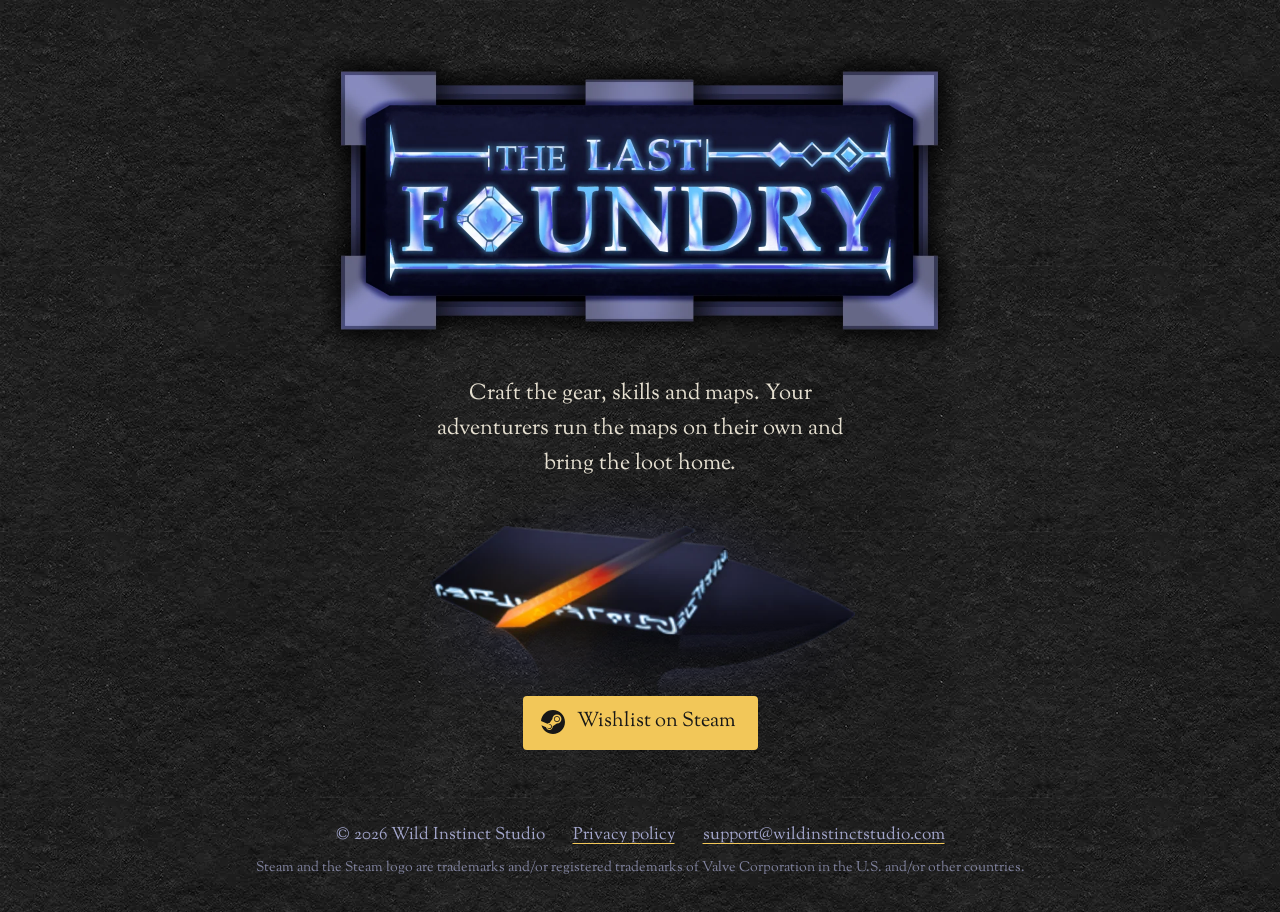
<file: index.html>
<!doctype html>
<html lang="en">
<head>
<meta charset="utf-8">
<meta name="viewport" content="width=device-width, initial-scale=1">
<title>The Last Foundry</title>
<meta name="description" content="The Last Foundry is a crafting-first auto-ARPG by Wild Instinct Studio. Wishlist it on Steam.">
<link rel="stylesheet" href="style.css">
</head>
<body class="home">
<main>
  <h1><img src="img/logo.webp" width="1280" height="610" alt="The Last Foundry"></h1>
  <p>Craft the gear, skills and maps. Your adventurers run the maps on their own and bring the loot home.</p>
  <img class="anvil" src="img/anvil.webp" width="677" height="353" alt="">
  <a class="steam" href="https://store.steampowered.com/app/4564600/">
    <svg viewBox="0 0 24 24" width="24" height="24" aria-hidden="true" focusable="false"><path fill="currentColor" d="M11.979 0C5.678 0 .511 4.86.022 11.037l6.432 2.658c.545-.371 1.203-.59 1.912-.59.063 0 .125.004.188.006l2.861-4.142V8.91c0-2.495 2.028-4.524 4.524-4.524 2.494 0 4.524 2.031 4.524 4.527s-2.03 4.525-4.524 4.525h-.105l-4.076 2.911c0 .052.004.105.004.159 0 1.875-1.515 3.396-3.39 3.396-1.635 0-3.016-1.173-3.331-2.727L.436 15.27C1.862 20.307 6.486 24 11.979 24c6.627 0 11.999-5.373 11.999-12S18.605 0 11.979 0zM7.54 18.21l-1.473-.61c.262.543.714.999 1.314 1.25 1.297.539 2.793-.076 3.332-1.375.263-.63.264-1.319.005-1.949s-.75-1.121-1.377-1.383c-.624-.26-1.29-.249-1.878-.03l1.523.63c.956.4 1.409 1.5 1.009 2.455-.397.957-1.497 1.41-2.454 1.012H7.54zm11.415-9.303c0-1.662-1.353-3.015-3.015-3.015-1.665 0-3.015 1.353-3.015 3.015 0 1.665 1.35 3.015 3.015 3.015 1.663 0 3.015-1.35 3.015-3.015zm-5.273-.005c0-1.252 1.013-2.266 2.265-2.266 1.249 0 2.266 1.014 2.266 2.266 0 1.251-1.017 2.265-2.266 2.265-1.253 0-2.265-1.014-2.265-2.265z"/></svg>
    Wishlist on Steam
  </a>
</main>

<footer>
  <span>© 2026 Wild Instinct Studio</span>
  <a href="privacy/">Privacy policy</a>
  <a href="mailto:support@wildinstinctstudio.com">support@wildinstinctstudio.com</a>
  <small>Steam and the Steam logo are trademarks and/or registered trademarks of Valve Corporation in the U.S. and/or other countries.</small>
</footer>
</body>
</html>
</file>
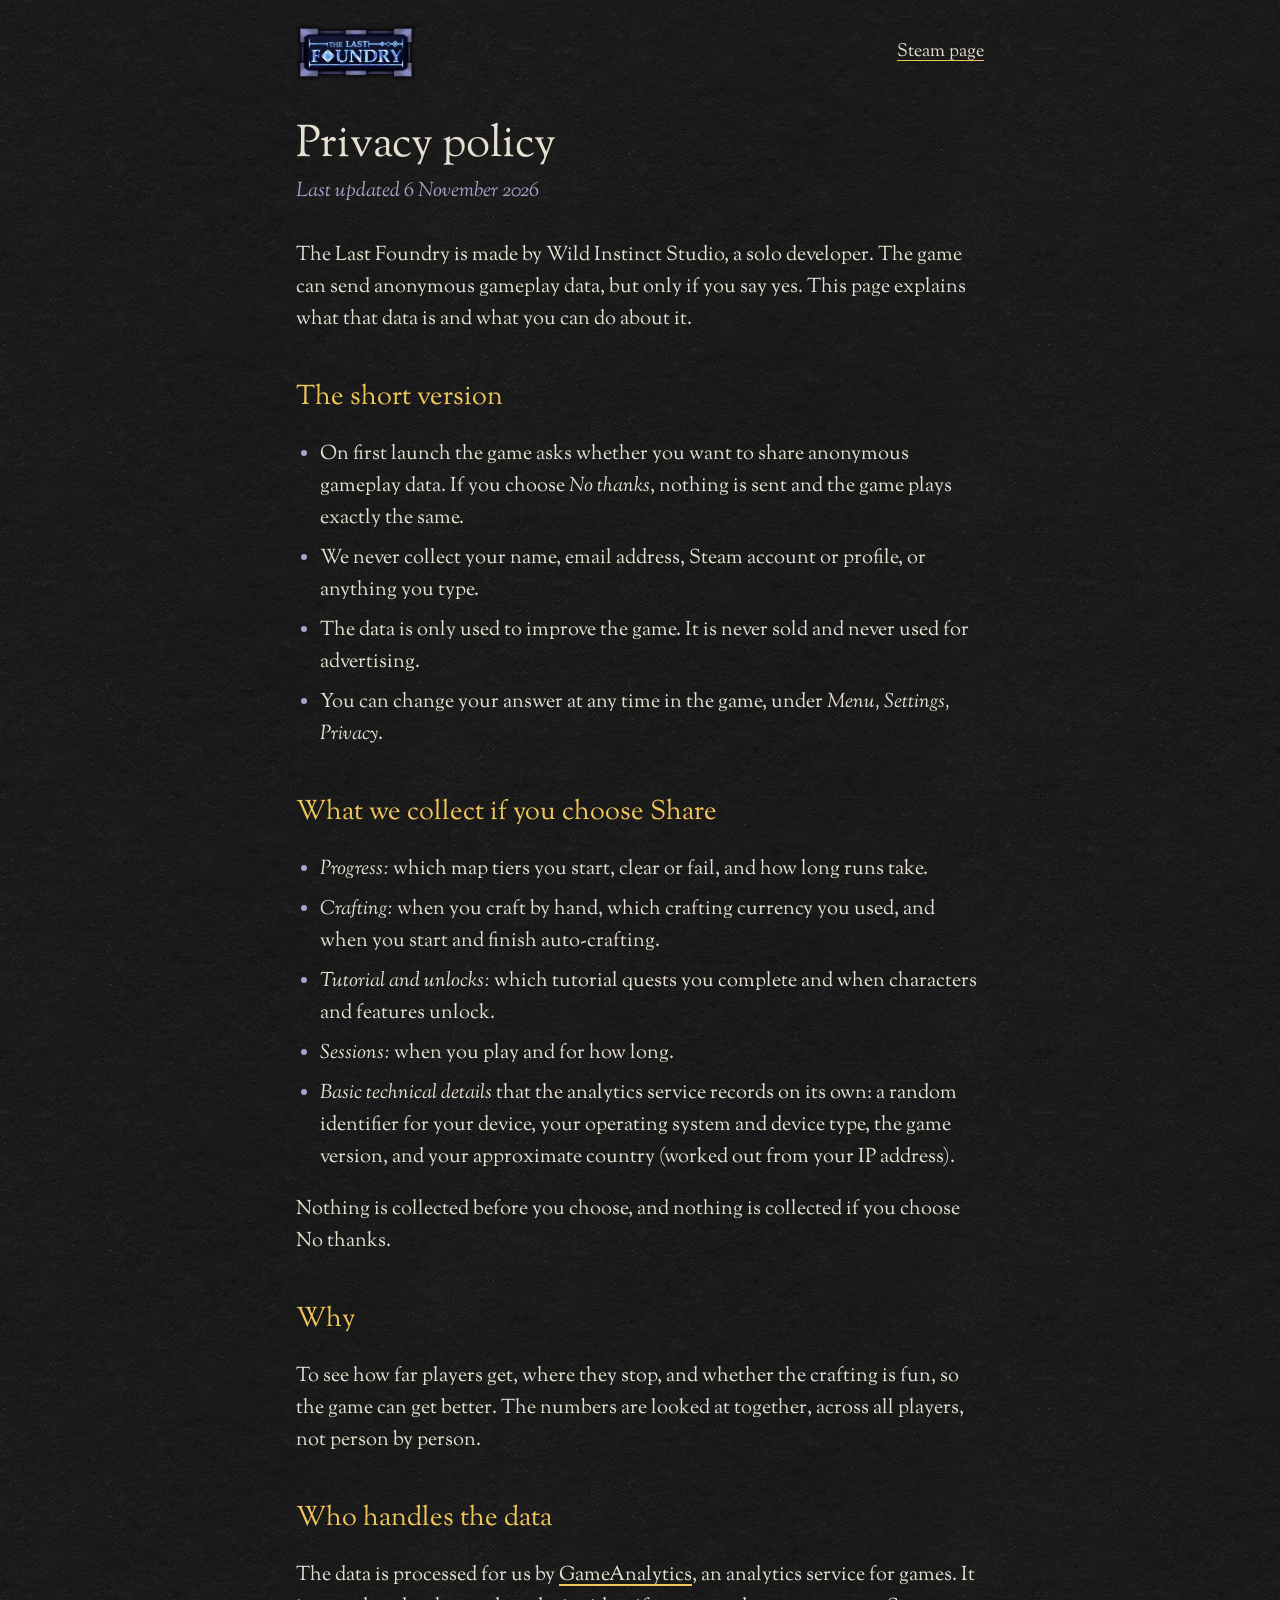
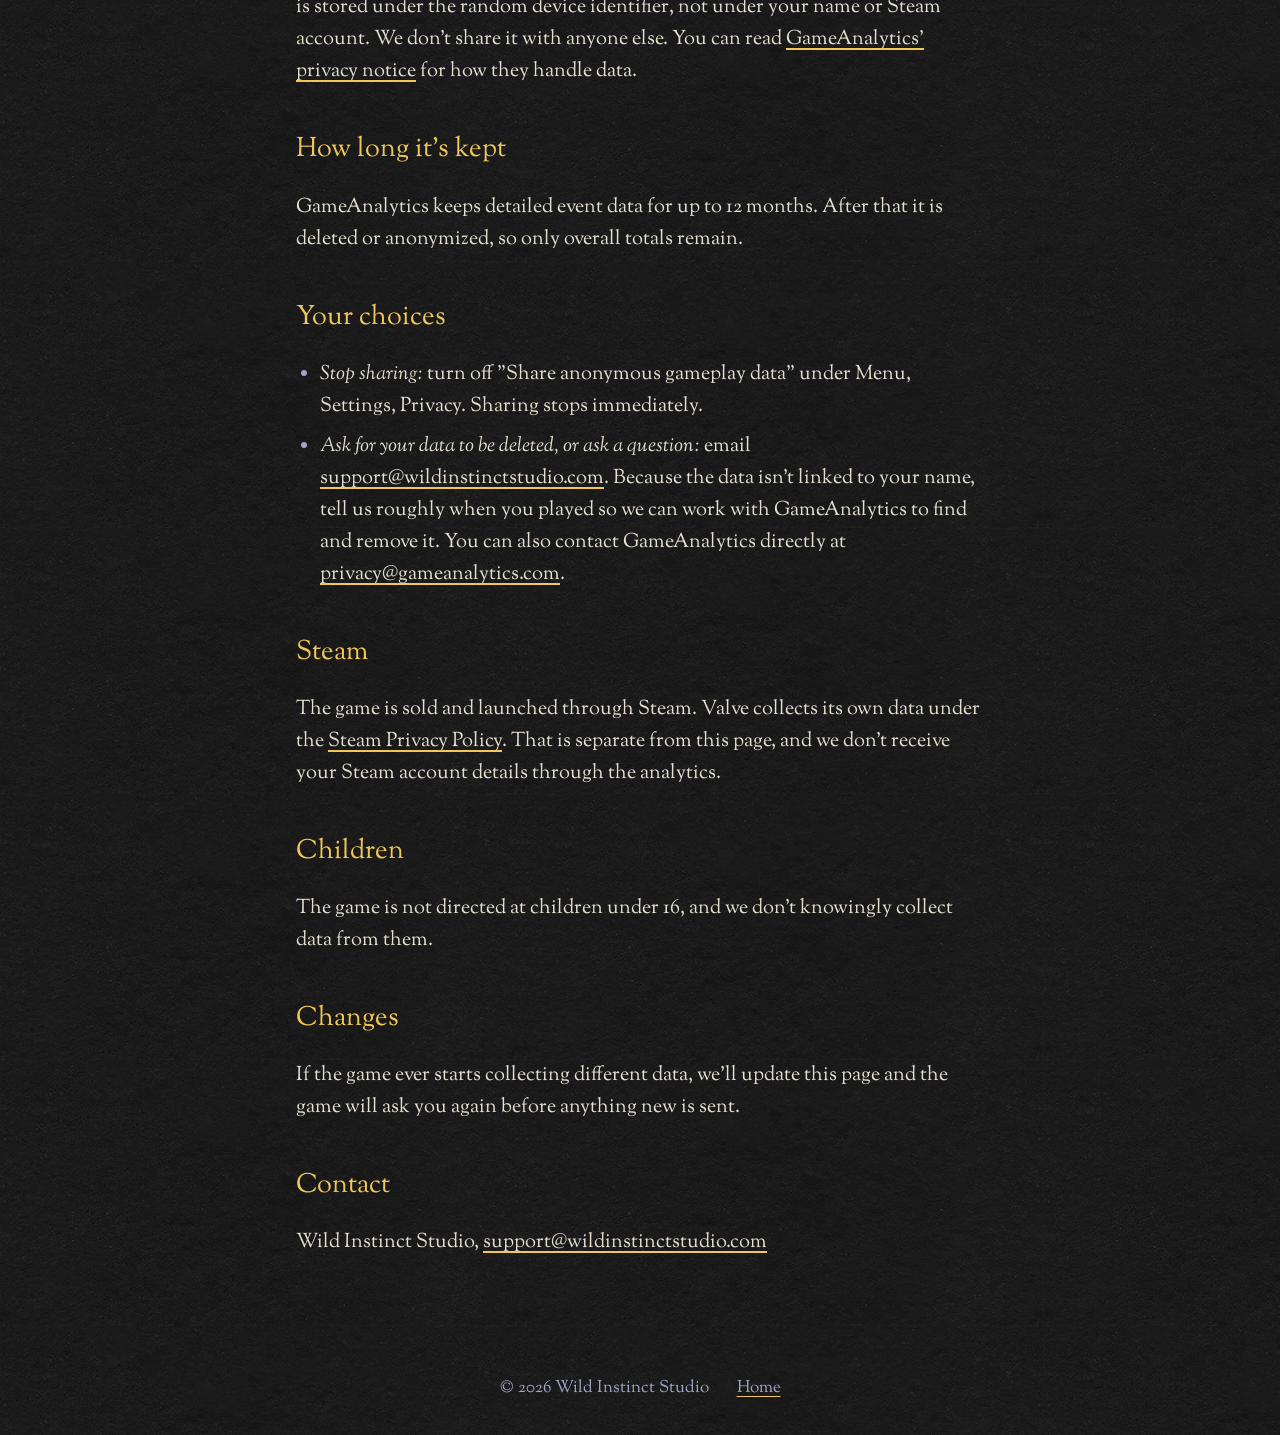
<file: privacy/index.html>
<!doctype html>
<html lang="en">
<head>
<meta charset="utf-8">
<meta name="viewport" content="width=device-width, initial-scale=1">
<title>Privacy policy - The Last Foundry</title>
<meta name="description" content="How The Last Foundry handles optional, anonymous gameplay data.">
<link rel="stylesheet" href="../style.css">
</head>
<body>
<nav class="top">
  <a href="../"><img src="../img/logo-small.webp" width="240" height="114" alt="The Last Foundry home"></a>
  <a href="https://store.steampowered.com/app/4564600/">Steam page</a>
</nav>

<main class="policy">
  <h1>Privacy policy</h1>
  <p class="updated">Last updated 6 November 2026</p>

  <p>The Last Foundry is made by Wild Instinct Studio, a solo developer. The game can send anonymous gameplay data, but only if you say yes. This page explains what that data is and what you can do about it.</p>

  <h2>The short version</h2>
  <ul>
    <li>On first launch the game asks whether you want to share anonymous gameplay data. If you choose <em>No thanks</em>, nothing is sent and the game plays exactly the same.</li>
    <li>We never collect your name, email address, Steam account or profile, or anything you type.</li>
    <li>The data is only used to improve the game. It is never sold and never used for advertising.</li>
    <li>You can change your answer at any time in the game, under <em>Menu, Settings, Privacy</em>.</li>
  </ul>

  <h2>What we collect if you choose Share</h2>
  <ul>
    <li><em>Progress:</em> which map tiers you start, clear or fail, and how long runs take.</li>
    <li><em>Crafting:</em> when you craft by hand, which crafting currency you used, and when you start and finish auto-crafting.</li>
    <li><em>Tutorial and unlocks:</em> which tutorial quests you complete and when characters and features unlock.</li>
    <li><em>Sessions:</em> when you play and for how long.</li>
    <li><em>Basic technical details</em> that the analytics service records on its own: a random identifier for your device, your operating system and device type, the game version, and your approximate country (worked out from your IP address).</li>
  </ul>
  <p>Nothing is collected before you choose, and nothing is collected if you choose No thanks.</p>

  <h2>Why</h2>
  <p>To see how far players get, where they stop, and whether the crafting is fun, so the game can get better. The numbers are looked at together, across all players, not person by person.</p>

  <h2>Who handles the data</h2>
  <p>The data is processed for us by <a href="https://gameanalytics.com/">GameAnalytics</a>, an analytics service for games. It is stored under the random device identifier, not under your name or Steam account. We don't share it with anyone else. You can read <a href="https://gameanalytics.com/privacy/">GameAnalytics' privacy notice</a> for how they handle data.</p>

  <h2>How long it's kept</h2>
  <p>GameAnalytics keeps detailed event data for up to 12 months. After that it is deleted or anonymized, so only overall totals remain.</p>

  <h2>Your choices</h2>
  <ul>
    <li><em>Stop sharing:</em> turn off "Share anonymous gameplay data" under Menu, Settings, Privacy. Sharing stops immediately.</li>
    <li><em>Ask for your data to be deleted, or ask a question:</em> email <a href="mailto:support@wildinstinctstudio.com">support@wildinstinctstudio.com</a>. Because the data isn't linked to your name, tell us roughly when you played so we can work with GameAnalytics to find and remove it. You can also contact GameAnalytics directly at <a href="mailto:privacy@gameanalytics.com">privacy@gameanalytics.com</a>.</li>
  </ul>

  <h2>Steam</h2>
  <p>The game is sold and launched through Steam. Valve collects its own data under the <a href="https://store.steampowered.com/privacy_agreement/">Steam Privacy Policy</a>. That is separate from this page, and we don't receive your Steam account details through the analytics.</p>

  <h2>Children</h2>
  <p>The game is not directed at children under 16, and we don't knowingly collect data from them.</p>

  <h2>Changes</h2>
  <p>If the game ever starts collecting different data, we'll update this page and the game will ask you again before anything new is sent.</p>

  <h2>Contact</h2>
  <p>Wild Instinct Studio, <a href="mailto:support@wildinstinctstudio.com">support@wildinstinctstudio.com</a></p>
</main>

<footer>
  <span>© 2026 Wild Instinct Studio</span>
  <a href="../">Home</a>
</footer>
</body>
</html>
</file>
<file: style.css>
/*
  Colors and type come from The Last Foundry itself:
  felt background, steel blades, parchment text, rare-item gold, and the Steam library logo.
  Sorts Mill Goudy (SIL Open Font License, see fonts/) stands in for the game's Goudy Old Style.
  Everything is self-hosted: the site makes no third-party requests.
*/
@font-face {
  font-family: "Goudy";
  font-style: normal;
  font-weight: 400;
  font-display: swap;
  src: url("fonts/sorts-mill-goudy-latin-400-normal.woff2") format("woff2");
}
@font-face {
  font-family: "Goudy";
  font-style: italic;
  font-weight: 400;
  font-display: swap;
  src: url("fonts/sorts-mill-goudy-latin-400-italic.woff2") format("woff2");
}

:root {
  --felt: #171717;
  --steel: #a3a6cc;
  --parchment: #e6e0d1;
  --gold: #f2c759;
}

* { box-sizing: border-box; }

html { -webkit-text-size-adjust: 100%; }

body {
  margin: 0;
  min-height: 100vh;
  display: flex;
  flex-direction: column;
  background: var(--felt) url("img/felt.webp") repeat;
  color: var(--parchment);
  font-family: "Goudy", "Goudy Old Style", Georgia, serif;
  font-size: 20px;
  line-height: 1.6;
  font-synthesis: none;
}

a { color: var(--parchment); text-decoration-color: var(--gold); text-underline-offset: 4px; }
a:hover { color: var(--gold); }
a:focus-visible { outline: 2px solid var(--gold); outline-offset: 3px; }

h1, h2 { font-weight: 400; margin: 0; }

/* ---- Home ---- */
/* The logo is already a framed plaque, so it sits straight on the felt with nothing around it. */
.home main {
  flex: 1;
  display: flex;
  flex-direction: column;
  justify-content: center;
  align-items: center;
  text-align: center;
  padding: 48px 16px;
}

.home h1 { width: 100%; max-width: 640px; }
.home h1 img { width: 100%; height: auto; display: block; }

.home main p { margin: 24px 0 8px; max-width: 34ch; font-size: 22px; }

/* The anvil from the main capsule: the button sits right where the blade is being forged. */
.anvil { width: 100%; max-width: 440px; height: auto; display: block; margin-bottom: -24px; }

.steam {
  position: relative;
  display: inline-flex;
  align-items: center;
  gap: 12px;
  padding: 10px 22px 12px 18px;
  background: var(--gold);
  color: var(--felt);
  border-radius: 4px;
  text-decoration: none;
}
.steam svg { flex: none; }
.steam:hover { background: var(--parchment); color: var(--felt); }


/* ---- Policy ---- */
/* Long reading: the felt is dimmed so it never competes with the text. */
body:not(.home) {
  background: linear-gradient(rgba(23, 23, 23, 0.6), rgba(23, 23, 23, 0.6)), var(--felt) url("img/felt.webp") repeat;
}

.top {
  display: flex;
  justify-content: space-between;
  gap: 16px;
  width: 100%;
  max-width: 720px;
  margin: 0 auto;
  padding: 24px 16px 0;
  align-items: center;
  font-size: 18px;
}
.top img { display: block; width: 120px; height: auto; }

.policy {
  flex: 1;
  width: 100%;
  max-width: 720px;
  margin: 0 auto;
  padding: 40px 16px 72px;
}
.policy h1 { font-size: 44px; line-height: 1.15; }
.policy .updated { color: var(--steel); font-style: italic; margin: 4px 0 32px; }
.policy h2 { font-size: 27px; color: var(--gold); margin: 40px 0 8px; }
.policy ul { padding-left: 24px; }
.policy li { margin: 8px 0; }
.policy li::marker { color: var(--steel); }

/* ---- Footer ---- */
footer {
  display: flex;
  flex-wrap: wrap;
  justify-content: center;
  gap: 8px 28px;
  padding: 24px 16px 32px;
  color: var(--steel);
  font-size: 17px;
}
footer a { color: var(--steel); }
footer small { flex-basis: 100%; text-align: center; font-size: 14px; opacity: 0.75; }
</file>
